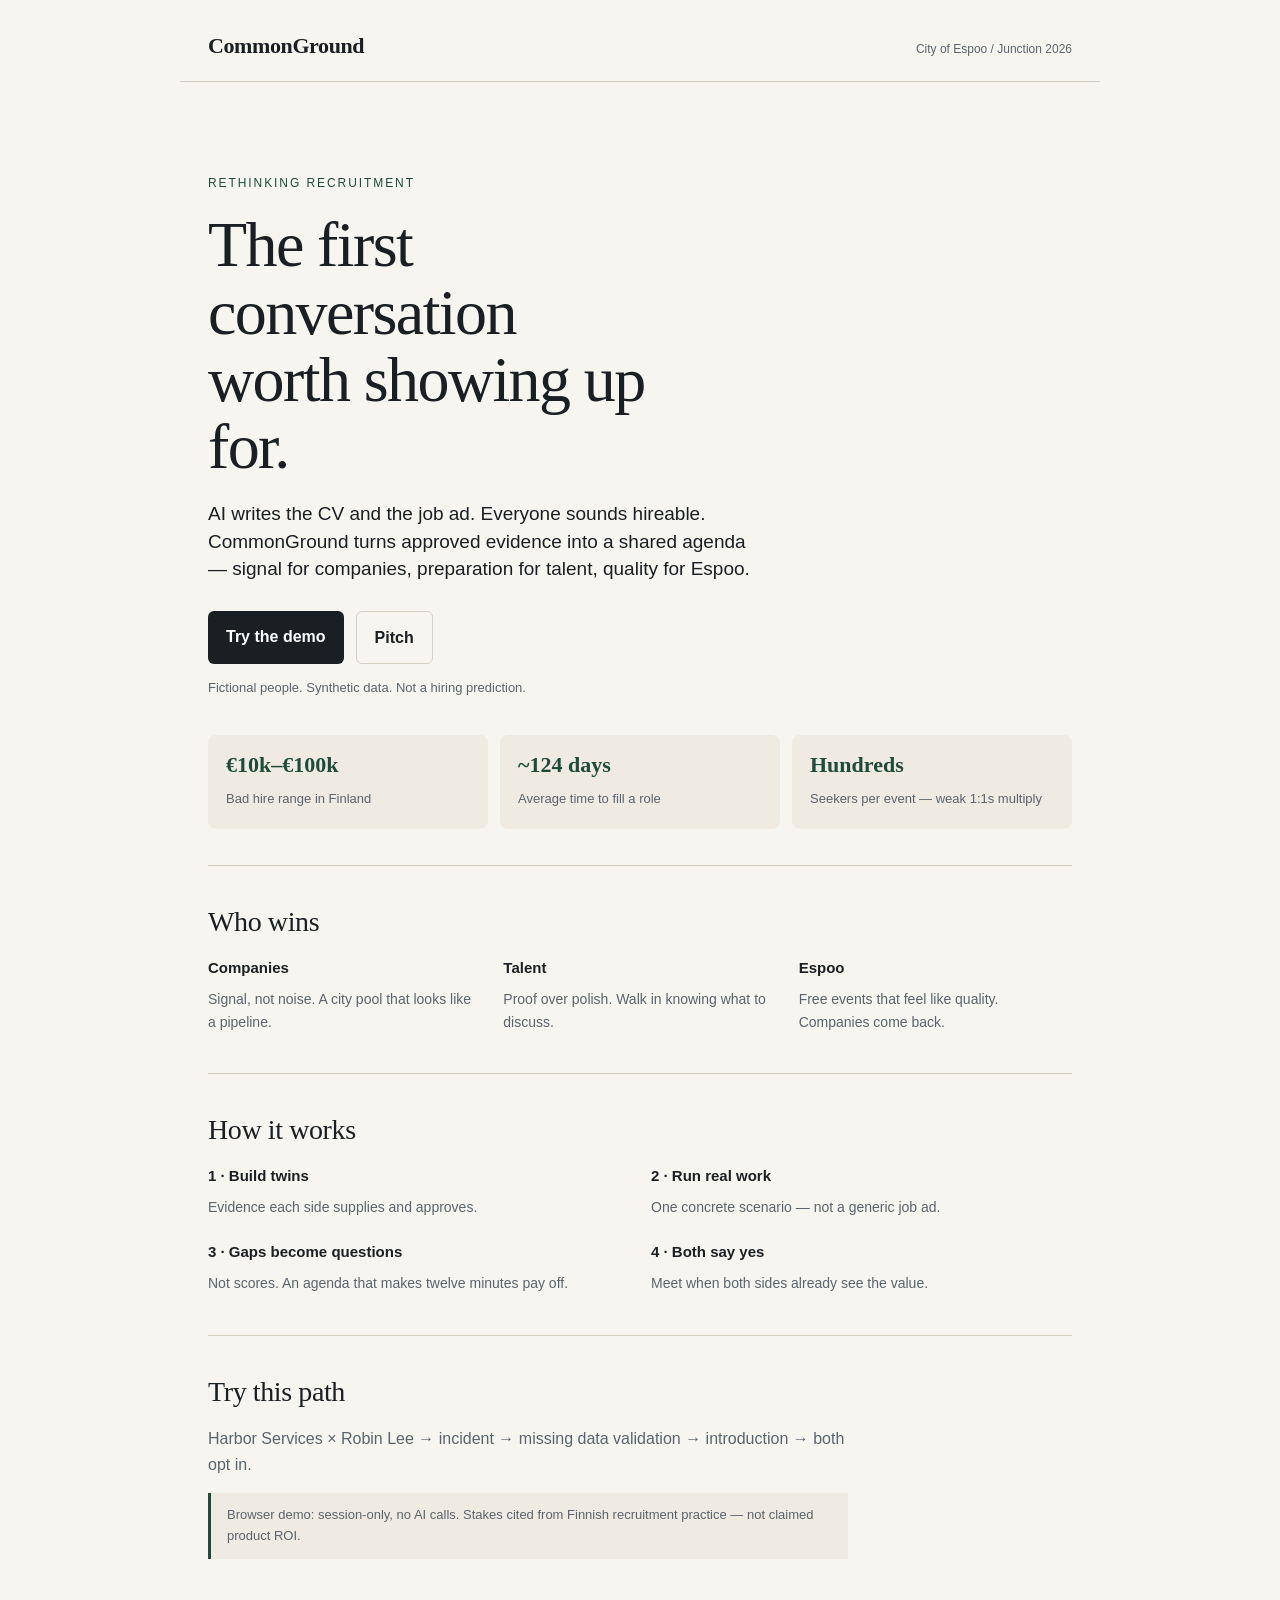
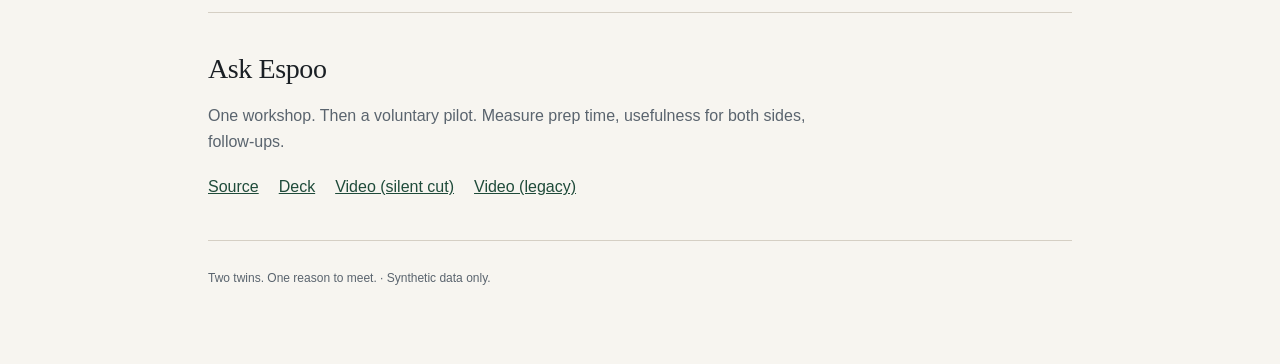
<file: submission/site/index.html>
<!doctype html>
<html lang="en">
<meta charset="utf-8">
<meta name="viewport" content="width=device-width,initial-scale=1">
<title>CommonGround — the first conversation worth showing up for</title>
<meta name="description" content="AI writes both sides. Everyone sounds hireable. CommonGround turns approved evidence into a shared agenda for Espoo recruitment events.">
<style>
  :root{--bg:#f7f5f0;--ink:#1a1f24;--muted:#5a646e;--line:#d5cfc4;--accent:#1f4b3a;--card:#efeae2}
  *{box-sizing:border-box}
  body{margin:0;background:var(--bg);color:var(--ink);font:16px/1.6 "IBM Plex Sans","Segoe UI",sans-serif}
  main,nav{max-width:920px;margin:auto;padding:28px}
  nav{display:flex;justify-content:space-between;align-items:baseline;border-bottom:1px solid var(--line);padding-bottom:18px}
  .brand{font-family:Georgia,serif;font-weight:700;font-size:22px;letter-spacing:-.4px}
  .tag{font-size:12px;color:var(--muted)}
  .hero{padding:64px 0 36px}
  .kicker{font-size:12px;letter-spacing:.16em;text-transform:uppercase;color:var(--accent)}
  h1{font:normal clamp(40px,6vw,64px)/1.05 Georgia,serif;letter-spacing:-1.6px;margin:18px 0 20px;max-width:14ch}
  h2{font:normal 28px/1.15 Georgia,serif;letter-spacing:-.4px;margin:0 0 18px}
  h3{margin:0 0 8px;font-size:15px}
  p{color:var(--muted);max-width:40rem}
  .lead{font-size:19px;color:var(--ink);max-width:34rem;line-height:1.45}
  .actions{display:flex;gap:12px;flex-wrap:wrap;margin:28px 0 14px}
  .button{padding:13px 18px;border-radius:6px;background:var(--ink);color:#fff;text-decoration:none;font-weight:600}
  .button.secondary{background:transparent;color:var(--ink);border:1px solid var(--line)}
  .caption{font-size:13px;color:var(--muted)}
  .stakes{display:grid;grid-template-columns:repeat(3,1fr);gap:12px;margin-top:36px}
  .stake{background:var(--card);padding:18px;border-radius:8px}
  .stake strong{display:block;font:700 22px/1.1 Georgia,serif;color:var(--accent);margin-bottom:8px}
  .stake span{font-size:13px;color:var(--muted)}
  .section{padding:40px 0;border-top:1px solid var(--line)}
  .grid3{display:grid;grid-template-columns:1fr 1fr 1fr;gap:22px}
  .grid2{display:grid;grid-template-columns:1fr 1fr;gap:22px}
  .grid3 p,.grid2 p{font-size:14px;margin:0}
  .note{border-left:3px solid var(--accent);padding:12px 16px;background:var(--card);font-size:13px;color:var(--muted)}
  .downloads{display:flex;gap:20px;flex-wrap:wrap}
  .downloads a{color:var(--accent)}
  footer{padding:28px 0 48px;font-size:12px;color:var(--muted);border-top:1px solid var(--line)}
  @media(max-width:700px){.stakes,.grid3,.grid2{grid-template-columns:1fr}h1{max-width:none}}
</style>
<nav><span class="brand">CommonGround</span><span class="tag">City of Espoo / Junction 2026</span></nav>
<main>
  <section class="hero">
    <div class="kicker">Rethinking Recruitment</div>
    <h1>The first conversation worth showing up for.</h1>
    <p class="lead">AI writes the CV and the job ad. Everyone sounds hireable. CommonGround turns approved evidence into a shared agenda — signal for companies, preparation for talent, quality for Espoo.</p>
    <div class="actions">
      <a class="button" href="demo.html">Try the demo</a>
      <a class="button secondary" href="CommonGround_Espoo_Pitch.pdf">Pitch</a>
    </div>
    <p class="caption">Fictional people. Synthetic data. Not a hiring prediction.</p>
    <div class="stakes">
      <div class="stake"><strong>€10k–€100k</strong><span>Bad hire range in Finland</span></div>
      <div class="stake"><strong>~124 days</strong><span>Average time to fill a role</span></div>
      <div class="stake"><strong>Hundreds</strong><span>Seekers per event — weak 1:1s multiply</span></div>
    </div>
  </section>
  <section class="section">
    <h2>Who wins</h2>
    <div class="grid3">
      <div><h3>Companies</h3><p>Signal, not noise. A city pool that looks like a pipeline.</p></div>
      <div><h3>Talent</h3><p>Proof over polish. Walk in knowing what to discuss.</p></div>
      <div><h3>Espoo</h3><p>Free events that feel like quality. Companies come back.</p></div>
    </div>
  </section>
  <section class="section">
    <h2>How it works</h2>
    <div class="grid2">
      <div><h3>1 · Build twins</h3><p>Evidence each side supplies and approves.</p></div>
      <div><h3>2 · Run real work</h3><p>One concrete scenario — not a generic job ad.</p></div>
      <div><h3>3 · Gaps become questions</h3><p>Not scores. An agenda that makes twelve minutes pay off.</p></div>
      <div><h3>4 · Both say yes</h3><p>Meet when both sides already see the value.</p></div>
    </div>
  </section>
  <section class="section">
    <h2>Try this path</h2>
    <p>Harbor Services × Robin Lee → incident → missing data validation → introduction → both opt in.</p>
    <p class="note">Browser demo: session-only, no AI calls. Stakes cited from Finnish recruitment practice — not claimed product ROI.</p>
  </section>
  <section class="section">
    <h2>Ask Espoo</h2>
    <p>One workshop. Then a voluntary pilot. Measure prep time, usefulness for both sides, follow-ups.</p>
    <div class="downloads" style="margin-top:20px">
      <a href="https://github.com/Abdullah12has/commonground-espoo">Source</a>
      <a href="CommonGround_Espoo_Pitch.pptx">Deck</a>
      <a href="CommonGround_Demo_v2_silent.mp4">Video (silent cut)</a>
      <a href="CommonGround_Demo.mp4">Video (legacy)</a>
    </div>
  </section>
  <footer>Two twins. One reason to meet. · Synthetic data only.</footer>
</main>
</html>
</file>
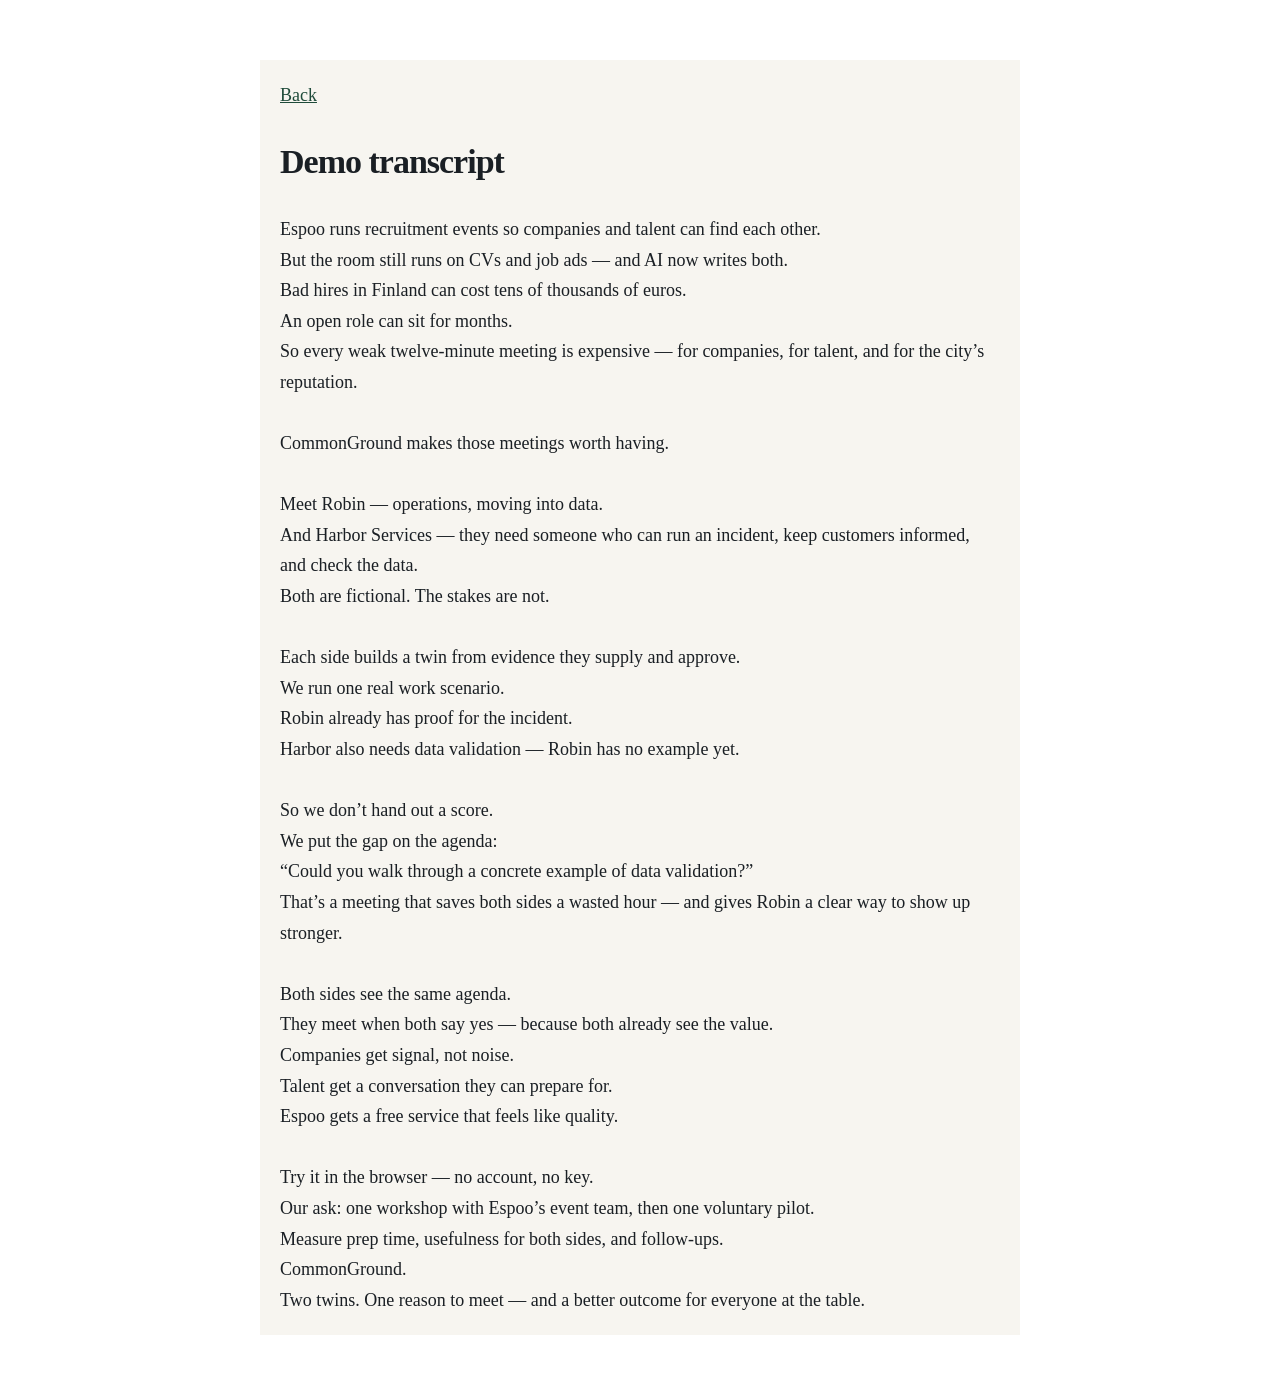
<file: submission/site/transcript.html>
<!doctype html>
<html lang="en">
<meta charset="utf-8">
<meta name="viewport" content="width=device-width,initial-scale=1">
<title>CommonGround — demo transcript</title>
<main style="font:18px/1.7 Georgia,serif;max-width:720px;margin:60px auto;padding:20px;color:#1a1f24;background:#f7f5f0">
  <a href="index.html" style="color:#1f4b3a">Back</a>
  <h1 style="font-size:34px;letter-spacing:-1px">Demo transcript</h1>
  <pre style="white-space:pre-wrap;font:inherit;margin:0">Espoo runs recruitment events so companies and talent can find each other.
But the room still runs on CVs and job ads — and AI now writes both.
Bad hires in Finland can cost tens of thousands of euros.
An open role can sit for months.
So every weak twelve-minute meeting is expensive — for companies, for talent, and for the city’s reputation.

CommonGround makes those meetings worth having.

Meet Robin — operations, moving into data.
And Harbor Services — they need someone who can run an incident, keep customers informed, and check the data.
Both are fictional. The stakes are not.

Each side builds a twin from evidence they supply and approve.
We run one real work scenario.
Robin already has proof for the incident.
Harbor also needs data validation — Robin has no example yet.

So we don’t hand out a score.
We put the gap on the agenda:
“Could you walk through a concrete example of data validation?”
That’s a meeting that saves both sides a wasted hour — and gives Robin a clear way to show up stronger.

Both sides see the same agenda.
They meet when both say yes — because both already see the value.
Companies get signal, not noise.
Talent get a conversation they can prepare for.
Espoo gets a free service that feels like quality.

Try it in the browser — no account, no key.
Our ask: one workshop with Espoo’s event team, then one voluntary pilot.
Measure prep time, usefulness for both sides, and follow-ups.
CommonGround.
Two twins. One reason to meet — and a better outcome for everyone at the table.
</pre>
</main>
</html>
</file>
